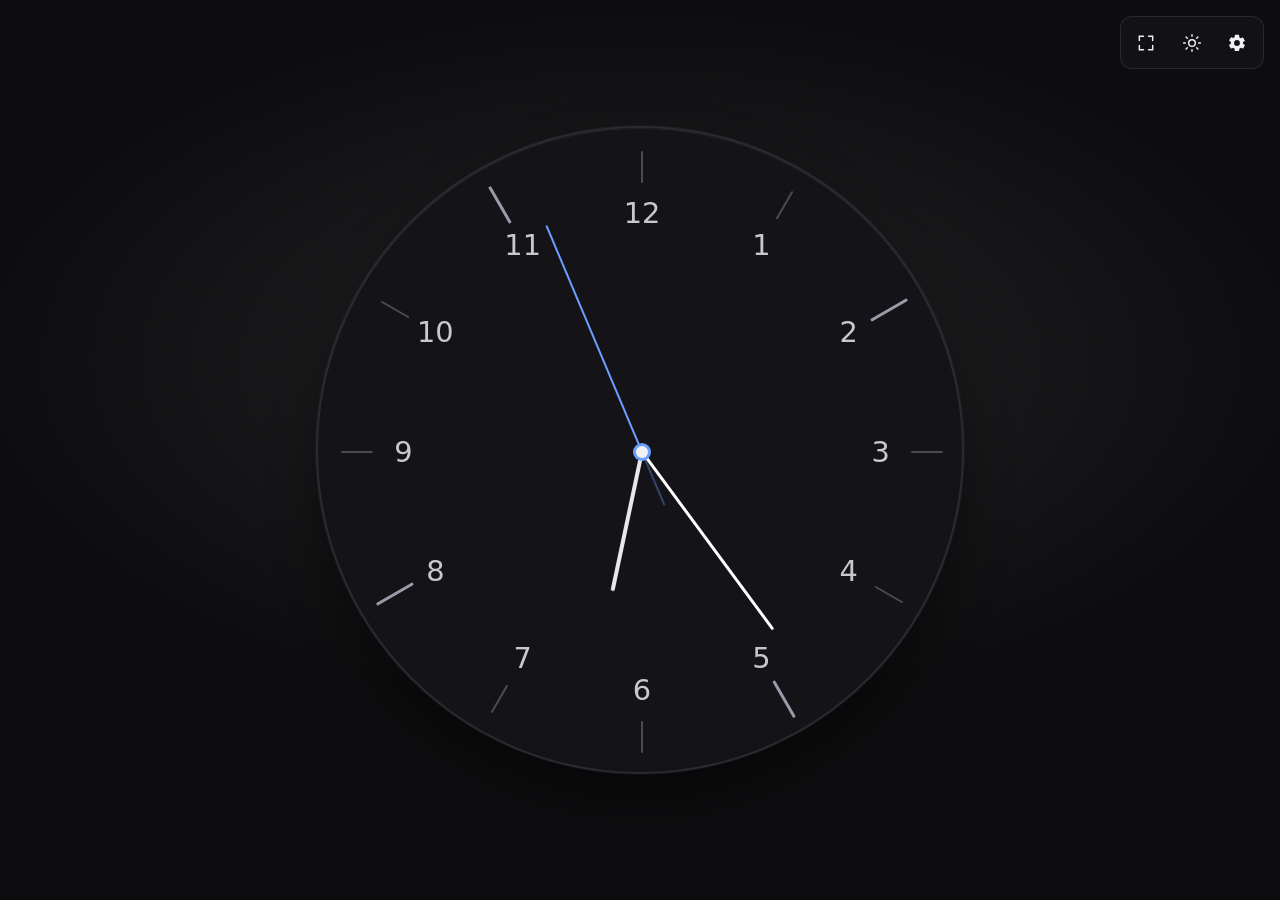
<file: index.html>
<!DOCTYPE html>
<html lang="en" data-color-mode="dark" data-hand-style="bar" data-second-motion="smooth" data-face-shape="circle" data-border-style="solid" data-numeral="arabic">
<head>
  <meta charset="UTF-8">
  <meta name="viewport" content="width=device-width, initial-scale=1.0">
  <meta name="description" content="Fullscreen analog clock">
  <title>Analog Clock</title>
  <link rel="stylesheet" href="style.css">
</head>
<body>
  <header class="toolbar" data-i18n-label="toolbarAria" aria-label="Tools">
    <button type="button" class="toolbar__btn" id="btn-fullscreen" data-i18n-label="fullscreen" data-i18n-title="fullscreenTitle" aria-label="Fullscreen" title="Fullscreen (F)">
      <svg class="icon" viewBox="0 0 24 24" aria-hidden="true"><path d="M4 9V4h5M4 15v5h5M20 9V4h-5M20 15v5h-5" fill="none" stroke="currentColor" stroke-width="1.75" stroke-linecap="round"/></svg>
    </button>
    <button type="button" class="toolbar__btn" id="btn-color-mode" aria-label="Switch to light mode" title="Dark / Light (L)">
      <svg class="icon icon--sun" viewBox="0 0 24 24" aria-hidden="true"><circle cx="12" cy="12" r="4" fill="none" stroke="currentColor" stroke-width="1.75"/><path d="M12 2v2M12 20v2M4.93 4.93l1.41 1.41M17.66 17.66l1.41 1.41M2 12h2M20 12h2M4.93 19.07l1.41-1.41M17.66 6.34l1.41-1.41" stroke="currentColor" stroke-width="1.75" stroke-linecap="round"/></svg>
      <svg class="icon icon--moon" viewBox="0 0 24 24" aria-hidden="true"><path d="M20 14.5A8.5 8.5 0 0 1 9.5 4 7 7 0 1 0 20 14.5z" fill="none" stroke="currentColor" stroke-width="1.75"/></svg>
    </button>
    <button type="button" class="toolbar__btn" id="btn-settings" data-i18n-label="settings" data-i18n-title="settingsTitle" aria-label="Settings" title="Settings (S)" aria-controls="settings-panel" aria-expanded="false">
      <svg class="icon icon--settings" viewBox="0 0 24 24" aria-hidden="true" fill="currentColor">
        <path d="M19.14 12.94c.04-.31.06-.63.06-.94s-.02-.63-.06-.94l2.03-1.58a.5.5 0 00.12-.61l-1.92-3.32a.5.5 0 00-.57-.22l-2.39.96a7.07 7.07 0 00-1.6-.94L14.5 2.5a.5.5 0 00-.5-.5h-4a.5.5 0 00-.5.5L9.09 5.09c-.54.24-1.06.56-1.56.94L5.11 5.08a.5.5 0 00-.57.22L2.62 8.62a.5.5 0 00.12.61l2.03 1.58c-.04.31-.06.63-.06.94s.02.63.06.94L2.62 14.5a.5.5 0 00-.12.61l1.92 3.32c.11.2.36.28.57.22l2.39-.96c.5.38 1.02.7 1.6.94l.41 2.59c.04.27.29.5.56.5h4c.27 0 .52-.22.56-.5l.41-2.59c.58-.24 1.1-.56 1.6-.94l2.39.96c.21.06.46-.02.57-.22l1.92-3.32a.5.5 0 00-.12-.61l-2.03-1.58zM12 15.5A3.5 3.5 0 1115.5 12 3.5 3.5 0 0112 15.5z"/>
      </svg>
    </button>
  </header>

  <div class="app-layout">
  <main class="clock-app">
    <div class="clock" role="img" data-i18n-label="clockAria" aria-label="Analog clock">
      <div class="clock__face">
        <div class="clock__dial">
          <ul class="clock__markers" aria-hidden="true">
            <li></li><li></li><li></li><li></li><li></li><li></li>
            <li></li><li></li><li></li><li></li><li></li><li></li>
          </ul>

          <ol class="clock__numbers" aria-hidden="true">
            <li><span data-n="12">12</span></li>
            <li><span data-n="1">1</span></li>
            <li><span data-n="2">2</span></li>
            <li><span data-n="3">3</span></li>
            <li><span data-n="4">4</span></li>
            <li><span data-n="5">5</span></li>
            <li><span data-n="6">6</span></li>
            <li><span data-n="7">7</span></li>
            <li><span data-n="8">8</span></li>
            <li><span data-n="9">9</span></li>
            <li><span data-n="10">10</span></li>
            <li><span data-n="11">11</span></li>
          </ol>

          <div class="hand hand--hour" aria-hidden="true"></div>
          <div class="hand hand--minute" aria-hidden="true"></div>
          <div class="hand hand--second" aria-hidden="true"></div>
          <div class="clock__hub" aria-hidden="true"></div>
        </div>
      </div>
    </div>
  </main>

  <aside class="settings" id="settings-panel" hidden aria-labelledby="settings-title">
    <form class="settings__form">
      <header class="settings__header">
        <h2 id="settings-title" data-i18n="panelTitle">Settings</h2>
        <button type="button" class="settings__close" data-close data-i18n-label="close" aria-label="Close">×</button>
      </header>

      <div class="settings__body">
        <section class="settings__section">
          <h3 data-i18n="language">Language</h3>
          <select id="set-language" class="settings__select">
            <option value="en">English</option>
            <option value="ko">한국어</option>
            <option value="ja">日本語</option>
            <option value="zh">中文</option>
            <option value="es">Español</option>
            <option value="fr">Français</option>
            <option value="de">Deutsch</option>
            <option value="it">Italiano</option>
            <option value="pt">Português</option>
            <option value="ru">Русский</option>
            <option value="hi">हिन्दी</option>
            <option value="ar">العربية</option>
          </select>
        </section>

        <section class="settings__section">
          <h3 id="theme-label" data-i18n="theme">Theme</h3>
          <div class="theme-select" id="theme-select">
            <button type="button" class="settings__select theme-select__trigger" id="theme-select-trigger"
                    aria-haspopup="listbox" aria-expanded="false" aria-labelledby="theme-label theme-select-name">
              <span class="theme-swatch" id="theme-select-swatch" aria-hidden="true"></span>
              <span class="theme-select__name" id="theme-select-name" data-i18n="themeClassic">Classic</span>
            </button>
            <ul class="theme-select__list" id="theme-select-list" role="listbox" tabindex="-1"
                aria-labelledby="theme-label" hidden></ul>
          </div>
        </section>

        <section class="settings__section">
          <h3 data-i18n="numbers">Numbers</h3>
          <label class="settings__row">
            <span data-i18n="size">Size</span>
            <input type="range" id="set-number-size" min="0.6" max="3" step="0.05" value="1">
            <output id="out-number-size">100%</output>
          </label>
          <button type="button" class="settings__reset-value" id="btn-reset-number-size" data-i18n="resetSize">Reset</button>
          <fieldset class="settings__fieldset">
            <legend class="visually-hidden" data-i18n="numbers">Numbers</legend>
            <label class="settings__chip"><input type="radio" name="numeral" value="arabic" checked> <span data-i18n="arabic">Arabic</span></label>
            <label class="settings__chip"><input type="radio" name="numeral" value="roman"> <span data-i18n="roman">Roman</span></label>
          </fieldset>
        </section>

        <section class="settings__section">
          <h3 data-i18n="clock">Clock</h3>
          <label class="settings__row">
            <span data-i18n="size">Size</span>
            <input type="range" id="set-clock-size" min="0.35" max="1" step="0.05" value="0.75">
            <output id="out-clock-size">75%</output>
          </label>
          <button type="button" class="settings__reset-value" id="btn-reset-clock-size" data-i18n="resetSize">Reset</button>
        </section>

        <section class="settings__section">
          <h3 data-i18n="handStyle">Hand style</h3>
          <select id="set-hand-style" class="settings__select">
            <option value="bar" data-i18n="handBar">Bar</option>
            <option value="arrow" data-i18n="handArrow">Arrow</option>
            <option value="square" data-i18n="handSquare">Square</option>
            <option value="rounded" data-i18n="handRounded">Rounded</option>
          </select>
        </section>

        <section class="settings__section">
          <h3 data-i18n="secondMotion">Second hand</h3>
          <select id="set-second-motion" class="settings__select">
            <option value="smooth" data-i18n="secondSmooth">Smooth</option>
            <option value="tick" data-i18n="secondTick">Tick (per second)</option>
          </select>
          <div class="settings__tick-sound" id="tick-sound-settings" hidden>
            <label class="settings__check">
              <input type="checkbox" id="set-tick-sound">
              <span data-i18n="tickSound">Tick sound</span>
            </label>
            <select id="set-tick-sound-file" class="settings__select" disabled>
              <option value="01" data-i18n="tickSound1">Sound 1</option>
              <option value="02" data-i18n="tickSound2">Sound 2</option>
              <option value="03" data-i18n="tickSound3">Sound 3</option>
              <option value="04" data-i18n="tickSound4">Sound 4</option>
              <option value="05" data-i18n="tickSound5">Sound 5</option>
              <option value="06" data-i18n="tickSound6">Sound 6</option>
            </select>
          </div>
        </section>

        <section class="settings__section">
          <h3 data-i18n="faceShape">Clock shape</h3>
          <select id="set-face-shape" class="settings__select">
            <option value="circle" data-i18n="faceCircle">Circle</option>
            <option value="square" data-i18n="faceSquare">Square</option>
            <option value="rounded" data-i18n="faceRounded">Rounded square</option>
            <option value="rect-portrait" data-i18n="faceRectPortrait">Rectangle (portrait)</option>
            <option value="rect-landscape" data-i18n="faceRectLandscape">Rectangle (landscape)</option>
            <option value="oval-portrait" data-i18n="faceOvalPortrait">Oval (portrait)</option>
            <option value="oval-landscape" data-i18n="faceOvalLandscape">Oval (landscape)</option>
            <option value="stadium" data-i18n="faceStadium">Stadium</option>
            <option value="arch" data-i18n="faceArch">Arch</option>
            <option value="hexagon" data-i18n="faceHexagon">Hexagon</option>
            <option value="octagon" data-i18n="faceOctagon">Octagon</option>
            <option value="diamond" data-i18n="faceDiamond">Diamond</option>
            <option value="trapezoid" data-i18n="faceTrapezoid">Trapezoid</option>
            <option value="shield" data-i18n="faceShield">Shield</option>
          </select>
        </section>

        <section class="settings__section">
          <h3 data-i18n="borderStyle">Border style</h3>
          <select id="set-border-style" class="settings__select">
            <option value="solid" data-i18n="borderSolid">Solid</option>
            <option value="thin" data-i18n="borderThin">Thin</option>
            <option value="double" data-i18n="borderDouble">Double</option>
            <option value="dashed" data-i18n="borderDashed">Dashed</option>
            <option value="dotted" data-i18n="borderDotted">Dotted</option>
            <option value="ring" data-i18n="borderRing">Ring</option>
            <option value="glow" data-i18n="borderGlow">Glow</option>
            <option value="raised" data-i18n="borderRaised">Raised</option>
            <option value="classic" data-i18n="borderClassic">Classic</option>
          </select>
        </section>

        <section class="settings__section settings__section--bg-images">
          <h3 data-i18n="bgImages">Background images</h3>
          <p class="settings__hint" data-i18n="bgImagesHint">Choose a local file, drag &amp; drop, or paste (Ctrl+V).</p>

          <div class="bg-image" data-image-key="bg">
            <div class="bg-image__label" data-i18n="colorBg">Background</div>
            <div class="bg-image__drop" tabindex="0" role="button" data-i18n-label="bgImageDrop" aria-label="Click, drop, or paste">
              <img class="bg-image__preview" alt="" hidden>
              <span class="bg-image__placeholder" data-i18n="bgImageDrop">Click, drop, or paste</span>
              <input type="file" class="bg-image__file" accept="image/*" hidden>
            </div>
            <div class="bg-image__actions">
              <button type="button" class="bg-image__btn" data-action="choose" data-i18n="bgImageChoose">Choose image</button>
              <button type="button" class="bg-image__btn" data-action="paste" data-i18n="bgImagePaste">Paste</button>
              <button type="button" class="bg-image__btn bg-image__btn--clear" data-action="clear" data-i18n="bgImageClear" hidden>Clear</button>
            </div>
          </div>

          <div class="bg-image" data-image-key="faceBg">
            <div class="bg-image__label" data-i18n="colorFaceBg">Clock face</div>
            <div class="bg-image__drop" tabindex="0" role="button" data-i18n-label="bgImageDrop" aria-label="Click, drop, or paste">
              <img class="bg-image__preview" alt="" hidden>
              <span class="bg-image__placeholder" data-i18n="bgImageDrop">Click, drop, or paste</span>
              <input type="file" class="bg-image__file" accept="image/*" hidden>
            </div>
            <div class="bg-image__actions">
              <button type="button" class="bg-image__btn" data-action="choose" data-i18n="bgImageChoose">Choose image</button>
              <button type="button" class="bg-image__btn" data-action="paste" data-i18n="bgImagePaste">Paste</button>
              <button type="button" class="bg-image__btn bg-image__btn--clear" data-action="clear" data-i18n="bgImageClear" hidden>Clear</button>
            </div>
          </div>
        </section>

        <section class="settings__section settings__section--colors">
          <h3 data-i18n="colors">Colors</h3>
          <div class="settings__colors" id="color-inputs"></div>
          <button type="button" class="settings__reset-colors" id="btn-reset-colors" data-i18n="resetColors">Reset colors</button>
        </section>

        <section class="settings__section settings__section--share">
          <h3 data-i18n="share">Share</h3>
          <div class="settings__share">
            <button type="button" class="settings__share-btn" id="btn-copy-url" data-i18n="copyUrl">Copy settings URL</button>
            <input type="text" class="settings__share-url" id="share-url" readonly hidden
                   data-i18n-label="copyUrl" aria-label="Copy settings URL">
          </div>
        </section>
      </div>
    </form>
  </aside>
  </div>

  <script src="script.js"></script>
</body>
</html>
</file>
<file: style.css>
/* ==========================================================================
   Design tokens (SettingsManager가 --color-* 변수를 덮어씁니다)
   ========================================================================== */

:root {
  --color-bg: #0d0d0f;
  --color-face-bg: #141418;
  --color-face-border: rgba(255, 255, 255, 0.1);
  --color-number: rgba(255, 255, 255, 0.78);
  --color-marker: rgba(255, 255, 255, 0.22);
  --color-marker-major: rgba(255, 255, 255, 0.5);
  --color-hand-hour: #e8e8ec;
  --color-hand-minute: #ffffff;
  --color-hand-second: #6b9fff;
  --color-hub: #f0f0f2;
  --color-hub-ring: rgba(107, 159, 255, 0.45);

  --bg-accent: radial-gradient(ellipse 80% 60% at 50% 40%,
    color-mix(in srgb, var(--color-bg) 90%, #ffffff) 0%,
    var(--color-bg) 65%);
  --face-shadow:
    0 0 0 1px rgba(255, 255, 255, 0.04),
    0 24px 48px rgba(0, 0, 0, 0.4),
    inset 0 1px 0 rgba(255, 255, 255, 0.05);

  --hand-hour-w: 4px;
  --hand-minute-w: 3px;
  --hand-second-w: 2px;
  --number-scale: 1;
  --clock-scale: 1;

  --ui-bg: rgba(20, 20, 24, 0.82);
  --ui-border: rgba(255, 255, 255, 0.1);
  --ui-text: #f0f0f2;
  --ui-muted: rgba(255, 255, 255, 0.55);
  --ui-select-bg: #2c2c36;
  --ui-select-text: #f0f0f2;
  --settings-width: 288px;
}

[data-color-mode="light"] {
  --bg-accent: radial-gradient(ellipse 80% 60% at 50% 40%,
    color-mix(in srgb, var(--color-bg) 94%, #000000) 0%,
    var(--color-bg) 65%);
  --face-shadow:
    0 0 0 1px rgba(0, 0, 0, 0.06),
    0 20px 40px rgba(0, 0, 0, 0.08),
    inset 0 1px 0 rgba(255, 255, 255, 0.9);

  --ui-bg: rgba(255, 255, 255, 0.92);
  --ui-border: rgba(0, 0, 0, 0.1);
  --ui-text: #1a1a1e;
  --ui-muted: rgba(0, 0, 0, 0.5);
  --ui-select-bg: #ececf2;
  --ui-select-text: #1a1a1e;
}

/* ==========================================================================
   Base layout
   ========================================================================== */

*,
*::before,
*::after {
  box-sizing: border-box;
  margin: 0;
  padding: 0;
}

html,
body {
  height: 100%;
  overflow: hidden;
}

body {
  font-family: system-ui, -apple-system, "Segoe UI", Roboto, sans-serif;
  background: var(--color-bg);
  color: var(--ui-text);
  -webkit-font-smoothing: antialiased;
}

body::before {
  content: "";
  position: fixed;
  inset: 0;
  background: var(--bg-accent);
  pointer-events: none;
  z-index: 0;
}

.visually-hidden {
  position: absolute;
  width: 1px;
  height: 1px;
  padding: 0;
  margin: -1px;
  overflow: hidden;
  clip: rect(0, 0, 0, 0);
  white-space: nowrap;
  border: 0;
}

/* Toolbar */
.toolbar {
  position: fixed;
  top: 1rem;
  right: 1rem;
  z-index: 100;
  display: flex;
  gap: 0.35rem;
  padding: 0.35rem;
  border-radius: 12px;
  background: var(--ui-bg);
  border: 1px solid var(--ui-border);
  backdrop-filter: blur(12px);
}

.toolbar__btn {
  display: grid;
  place-items: center;
  width: 2.5rem;
  height: 2.5rem;
  border: none;
  border-radius: 8px;
  background: transparent;
  color: var(--ui-text);
  cursor: pointer;
  transition: background 0.15s;
}

.toolbar__btn:hover {
  background: rgba(127, 127, 140, 0.2);
}

.toolbar__btn .icon {
  width: 1.25rem;
  height: 1.25rem;
}

/* Settings (gear) icon tweaks */
.icon--settings {
  width: 1.3rem;
  height: 1.3rem;
  transition: transform 0.12s ease, color 0.12s ease;
  transform-origin: center;
  color: var(--ui-text);
}

.toolbar__btn:hover .icon--settings {
  transform: rotate(12deg) scale(1.06);
}

.toolbar__btn:focus-visible {
  outline: none;
  box-shadow: 0 0 0 4px rgba(107, 159, 255, 0.12);
  border-radius: 8px;
}

[data-color-mode="dark"] .icon--sun { display: block; }
[data-color-mode="dark"] .icon--moon { display: none; }
[data-color-mode="light"] .icon--sun { display: none; }
[data-color-mode="light"] .icon--moon { display: block; }

:fullscreen .toolbar {
  z-index: 10000;
}

/* 시계(왼쪽) + 설정(오른쪽) */
.app-layout {
  display: flex;
  flex-direction: row;
  width: 100%;
  height: 100dvh;
  z-index: 1;
  position: relative;
}

.clock-app {
  flex: 1;
  min-width: 0;
  display: flex;
  align-items: center;
  justify-content: center;
  height: 100dvh;
  padding: 1rem;
}

body.settings-open .toolbar {
  right: calc(var(--settings-width) + 1rem);
  transition: right 0.3s ease;
}

/* Clock container & face shapes
   --dial: fixed inner dial (numbers/hands). Outer frame (--fx/--fy) grows
   around it so clip-path shapes never cut the dial. */
.clock {
  --size-base: min(96vmin, calc(100vw - 1.25rem), calc(100dvh - 1.25rem));
  --avail-w: calc(100vw - 1.25rem);
  --avail-h: calc(100dvh - 1.25rem);
  --fx: 1;
  --fy: 1;
  --dial-wish: calc(var(--size-base) * var(--clock-scale, 1));
  --clock-w: min(calc(var(--dial-wish) * var(--fx)), var(--avail-w));
  --clock-h: min(calc(var(--dial-wish) * var(--fy)), var(--avail-h));
  --dial: min(calc(var(--clock-w) / var(--fx)), calc(var(--clock-h) / var(--fy)));
  --diameter: var(--dial);
  width: var(--clock-w);
  height: var(--clock-h);
  position: relative;
  transition: width 0.35s ease, height 0.35s ease;
}

body.settings-open .clock {
  --size-base: min(92vmin, calc(100vw - var(--settings-width) - 3rem), calc(100dvh - 1.5rem));
  --avail-w: calc(100vw - var(--settings-width) - 3rem);
}

/* Square-ish frames: dial fills the face */
[data-face-shape="circle"] .clock,
[data-face-shape="square"] .clock,
[data-face-shape="rounded"] .clock,
[data-face-shape="octagon"] .clock {
  --fx: 1;
  --fy: 1;
}

/* Frames that cut into the circle need a larger outer box */
[data-face-shape="hexagon"] .clock {
  --fx: 1.18;
  --fy: 1.18;
}

[data-face-shape="diamond"] .clock {
  --fx: 1.45;
  --fy: 1.45;
}

[data-face-shape="trapezoid"] .clock {
  --fx: 1.24;
  --fy: 1.14;
}

[data-face-shape="shield"] .clock {
  --fx: 1.16;
  --fy: 1.32;
}

[data-face-shape="rect-portrait"] .clock,
[data-face-shape="oval-portrait"] .clock,
[data-face-shape="arch"] .clock {
  --fx: 1;
  --fy: 1.55;
}

[data-face-shape="rect-landscape"] .clock,
[data-face-shape="oval-landscape"] .clock,
[data-face-shape="stadium"] .clock {
  --fx: 1.55;
  --fy: 1;
}

.clock__face {
  position: relative;
  width: 100%;
  height: 100%;
  display: grid;
  place-items: center;
  background: var(--color-face-bg);
  border: none;
  box-shadow: var(--face-shadow);
  overflow: hidden;
  transition: border-radius 0.35s ease, clip-path 0.35s ease, box-shadow 0.3s ease;
}

/* Inner dial: always the same circular layout, regardless of outer shape */
.clock__dial {
  position: relative;
  width: var(--dial);
  height: var(--dial);
  flex-shrink: 0;
}

/* 테두리 스타일 */
[data-border-style="solid"] .clock__face {
  border: 2px solid var(--color-face-border);
}

[data-border-style="thin"] .clock__face {
  border: 1px solid var(--color-face-border);
}

[data-border-style="double"] .clock__face {
  border: 4px double var(--color-face-border);
}

[data-border-style="dashed"] .clock__face {
  border: 2px dashed var(--color-face-border);
}

[data-border-style="dotted"] .clock__face {
  border: 2px dotted var(--color-face-border);
}

[data-border-style="ring"] .clock__face {
  box-shadow:
    0 0 0 3px var(--color-face-border),
    0 0 0 6px var(--color-face-bg),
    0 0 0 8px var(--color-face-border),
    var(--face-shadow);
}

[data-border-style="glow"] .clock__face {
  border: 1px solid var(--color-face-border);
  box-shadow:
    0 0 12px var(--color-face-border),
    0 0 28px color-mix(in srgb, var(--color-face-border) 45%, transparent),
    var(--face-shadow);
}

[data-border-style="raised"] .clock__face {
  border: 2px solid var(--color-face-border);
  box-shadow:
    inset 0 2px 6px rgba(0, 0, 0, 0.35),
    inset 0 -1px 0 rgba(255, 255, 255, 0.08),
    0 6px 16px rgba(0, 0, 0, 0.25),
    var(--face-shadow);
}

[data-color-mode="light"][data-border-style="raised"] .clock__face {
  box-shadow:
    inset 0 2px 6px rgba(0, 0, 0, 0.12),
    inset 0 -1px 0 rgba(255, 255, 255, 0.9),
    0 6px 16px rgba(0, 0, 0, 0.1),
    var(--face-shadow);
}

[data-border-style="classic"] .clock__face {
  border: 3px solid var(--color-face-border);
  box-shadow:
    inset 0 0 0 2px var(--color-face-bg),
    inset 0 0 0 5px var(--color-face-border),
    var(--face-shadow);
}

[data-face-shape="circle"] .clock__face {
  border-radius: 50%;
  clip-path: none;
}

[data-face-shape="square"] .clock__face {
  border-radius: 6px;
  clip-path: none;
}

[data-face-shape="rounded"] .clock__face {
  border-radius: 28%;
  clip-path: none;
}

[data-face-shape="rect-portrait"] .clock__face,
[data-face-shape="rect-landscape"] .clock__face {
  border-radius: 12px;
  clip-path: none;
}

[data-face-shape="oval-portrait"] .clock__face,
[data-face-shape="oval-landscape"] .clock__face {
  border-radius: 50%;
  clip-path: none;
}

[data-face-shape="stadium"] .clock__face {
  border-radius: 999px;
  clip-path: none;
}

[data-face-shape="arch"] .clock__face {
  border-radius: 50% 50% 14px 14px / 42% 42% 14px 14px;
  clip-path: none;
}

[data-face-shape="trapezoid"] .clock__face {
  border-radius: 0;
  clip-path: polygon(14% 0%, 86% 0%, 100% 100%, 0% 100%);
}

[data-face-shape="hexagon"] .clock__face {
  border-radius: 0;
  clip-path: polygon(50% 0%, 93% 25%, 93% 75%, 50% 100%, 7% 75%, 7% 25%);
}

[data-face-shape="octagon"] .clock__face {
  border-radius: 0;
  clip-path: polygon(30% 0%, 70% 0%, 100% 30%, 100% 70%, 70% 100%, 30% 100%, 0% 70%, 0% 30%);
}

[data-face-shape="diamond"] .clock__face {
  border-radius: 0;
  clip-path: polygon(50% 0%, 100% 50%, 50% 100%, 0% 50%);
}

[data-face-shape="shield"] .clock__face {
  border-radius: 0;
  clip-path: polygon(50% 0%, 100% 12%, 100% 58%, 50% 100%, 0% 58%, 0% 12%);
}

/* Markers */
.clock__markers {
  list-style: none;
  position: absolute;
  inset: 0;
  z-index: 1;
}

.clock__markers li {
  position: absolute;
  inset: 0;
  transform-origin: 50% 50%;
  pointer-events: none;
}

.clock__markers li::before {
  content: "";
  position: absolute;
  left: calc(50% - 1px);
  top: 3.5%;
  width: 2px;
  height: 5%;
  background: var(--color-marker);
  border-radius: 1px;
}

.clock__markers li:nth-child(3n)::before {
  top: 2.8%;
  width: 3px;
  left: calc(50% - 1.5px);
  height: 6.5%;
  background: var(--color-marker-major);
}

.clock__markers li:nth-child(1)  { transform: rotate(0deg); }
.clock__markers li:nth-child(2)  { transform: rotate(30deg); }
.clock__markers li:nth-child(3)  { transform: rotate(60deg); }
.clock__markers li:nth-child(4)  { transform: rotate(90deg); }
.clock__markers li:nth-child(5)  { transform: rotate(120deg); }
.clock__markers li:nth-child(6)  { transform: rotate(150deg); }
.clock__markers li:nth-child(7)  { transform: rotate(180deg); }
.clock__markers li:nth-child(8)  { transform: rotate(210deg); }
.clock__markers li:nth-child(9)  { transform: rotate(240deg); }
.clock__markers li:nth-child(10) { transform: rotate(270deg); }
.clock__markers li:nth-child(11) { transform: rotate(300deg); }
.clock__markers li:nth-child(12) { transform: rotate(330deg); }

/* Numbers */
.clock__numbers {
  list-style: none;
  position: absolute;
  inset: 0;
  z-index: 2;
}

.clock__numbers li {
  position: absolute;
  inset: 0;
  transform-origin: 50% 50%;
}

.clock__numbers li span {
  position: absolute;
  left: 50%;
  top: 11%;
  transform: translateX(-50%);
  font-size: calc(clamp(0.75rem, 3.2vmin, 2.2rem) * var(--number-scale));
  font-weight: 500;
  font-variant-numeric: tabular-nums;
  color: var(--color-number);
  line-height: 1;
  user-select: none;
}

[data-numeral="roman"] .clock__numbers li span {
  font-size: calc(clamp(0.65rem, 2.6vmin, 1.85rem) * var(--number-scale));
  letter-spacing: -0.02em;
}

.clock__numbers li:nth-child(1)  { transform: rotate(0deg); }
.clock__numbers li:nth-child(2)  { transform: rotate(30deg); }
.clock__numbers li:nth-child(3)  { transform: rotate(60deg); }
.clock__numbers li:nth-child(4)  { transform: rotate(90deg); }
.clock__numbers li:nth-child(5)  { transform: rotate(120deg); }
.clock__numbers li:nth-child(6)  { transform: rotate(150deg); }
.clock__numbers li:nth-child(7)  { transform: rotate(180deg); }
.clock__numbers li:nth-child(8)  { transform: rotate(210deg); }
.clock__numbers li:nth-child(9)  { transform: rotate(240deg); }
.clock__numbers li:nth-child(10) { transform: rotate(270deg); }
.clock__numbers li:nth-child(11) { transform: rotate(300deg); }
.clock__numbers li:nth-child(12) { transform: rotate(330deg); }

.clock__numbers li:nth-child(1)  span { transform: translateX(-50%) rotate(0deg); }
.clock__numbers li:nth-child(2)  span { transform: translateX(-50%) rotate(-30deg); }
.clock__numbers li:nth-child(3)  span { transform: translateX(-50%) rotate(-60deg); }
.clock__numbers li:nth-child(4)  span { transform: translateX(-50%) rotate(-90deg); }
.clock__numbers li:nth-child(5)  span { transform: translateX(-50%) rotate(-120deg); }
.clock__numbers li:nth-child(6)  span { transform: translateX(-50%) rotate(-150deg); }
.clock__numbers li:nth-child(7)  span { transform: translateX(-50%) rotate(-180deg); }
.clock__numbers li:nth-child(8)  span { transform: translateX(-50%) rotate(-210deg); }
.clock__numbers li:nth-child(9)  span { transform: translateX(-50%) rotate(-240deg); }
.clock__numbers li:nth-child(10) span { transform: translateX(-50%) rotate(-270deg); }
.clock__numbers li:nth-child(11) span { transform: translateX(-50%) rotate(-300deg); }
.clock__numbers li:nth-child(12) span { transform: translateX(-50%) rotate(-330deg); }

/* Hands base */
.hand {
  position: absolute;
  left: 50%;
  top: 50%;
  transform-origin: 50% 100%;
  will-change: transform;
  pointer-events: none;
  background: var(--hand-color, #fff);
}

.hand--hour {
  --hand-color: var(--color-hand-hour);
  width: var(--hand-hour-w);
  height: calc(var(--diameter) * 0.22);
  margin-left: calc(var(--hand-hour-w) / -2);
  margin-top: calc(var(--diameter) * -0.22);
  z-index: 3;
}

.hand--minute {
  --hand-color: var(--color-hand-minute);
  width: var(--hand-minute-w);
  height: calc(var(--diameter) * 0.34);
  margin-left: calc(var(--hand-minute-w) / -2);
  margin-top: calc(var(--diameter) * -0.34);
  z-index: 4;
}

.hand--second {
  width: 0;
  height: 0;
  margin: 0;
  transform-origin: 50% 50%;
  z-index: 5;
}

.hand--second::before,
.hand--second::after {
  content: "";
  position: absolute;
  left: 50%;
  width: var(--hand-second-w);
  margin-left: calc(var(--hand-second-w) / -2);
  background: var(--color-hand-second);
  border-radius: 999px;
}

.hand--second::before {
  bottom: 0;
  height: calc(var(--diameter) * 0.38);
  transform-origin: 50% 100%;
}

.hand--second::after {
  top: 0;
  height: calc(var(--diameter) * 0.09);
  opacity: 0.35;
  transform-origin: 50% 0%;
}

/* Hand styles */
[data-hand-style="bar"] .hand--hour {
  border-radius: 3px 3px 1px 1px;
}

[data-hand-style="bar"] .hand--minute {
  border-radius: 999px;
}

[data-hand-style="rounded"] .hand--hour,
[data-hand-style="rounded"] .hand--minute {
  border-radius: 999px;
}

[data-hand-style="square"] .hand--hour,
[data-hand-style="square"] .hand--minute {
  border-radius: 0;
}

[data-hand-style="square"] .hand--second::before,
[data-hand-style="square"] .hand--second::after {
  border-radius: 0;
}

[data-hand-style="arrow"] .hand--hour,
[data-hand-style="arrow"] .hand--minute {
  border-radius: 0;
  clip-path: polygon(50% 0%, 88% 100%, 12% 100%);
  width: calc(var(--hand-hour-w) * 2.2);
  margin-left: calc(var(--hand-hour-w) * -1.1);
}

[data-hand-style="arrow"] .hand--minute {
  width: calc(var(--hand-minute-w) * 2);
  margin-left: calc(var(--hand-minute-w) * -1);
  clip-path: polygon(50% 0%, 82% 100%, 18% 100%);
}

[data-hand-style="arrow"] .hand--second::before {
  clip-path: polygon(50% 0%, 100% 100%, 0% 100%);
  width: calc(var(--hand-second-w) * 2.5);
  margin-left: calc(var(--hand-second-w) * -1.25);
  border-radius: 0;
}

[data-hand-style="arrow"] .hand--second::after {
  border-radius: 50%;
  width: calc(var(--hand-second-w) * 3);
  height: calc(var(--hand-second-w) * 3);
  margin-left: calc(var(--hand-second-w) * -1.5);
  opacity: 0.5;
}

.clock__hub {
  position: absolute;
  left: 50%;
  top: 50%;
  width: 12px;
  height: 12px;
  margin: -6px 0 0 -6px;
  border-radius: 50%;
  background: var(--color-hub);
  box-shadow: 0 0 0 3px var(--color-hub-ring);
  z-index: 6;
}

[data-hand-style="square"] .clock__hub {
  border-radius: 2px;
}

/* ==========================================================================
   Settings — flex 오른쪽 사이드 패널
   ========================================================================== */

.settings {
  flex: 0 0 0;
  width: 0;
  height: 100dvh;
  overflow: hidden;
  padding: 0;
  margin: 0;
  border: none;
  border-left: 0 solid var(--ui-border);
  background: var(--ui-bg);
  color: var(--ui-text);
  box-shadow: none;
  transition: flex-basis 0.3s ease, width 0.3s ease, border-width 0.3s ease, box-shadow 0.3s ease;
}

body.settings-open .settings:not([hidden]) {
  display: flex;
  flex-direction: column;
  flex: 0 0 var(--settings-width);
  width: var(--settings-width);
  border-left-width: 1px;
  box-shadow: -6px 0 24px rgba(0, 0, 0, 0.18);
}

.settings[hidden] {
  display: none;
}

.settings__form {
  display: flex;
  flex-direction: column;
  height: 100dvh;
  max-height: 100dvh;
  overflow: hidden;
}

.settings__header {
  flex-shrink: 0;
  display: flex;
  align-items: center;
  justify-content: space-between;
  padding: 0.7rem 0.85rem 0.6rem;
  border-bottom: 1px solid var(--ui-border);
}

.settings__header h2 {
  font-size: 0.95rem;
  font-weight: 600;
}

.settings__close {
  width: 1.85rem;
  height: 1.85rem;
  border: none;
  border-radius: 6px;
  background: transparent;
  color: var(--ui-text);
  font-size: 1.25rem;
  line-height: 1;
  cursor: pointer;
}

.settings__close:hover {
  background: rgba(127, 127, 140, 0.2);
}

.settings__body {
  flex: 1;
  min-height: 0;
  padding: 0.55rem 0.85rem 0.7rem;
  overflow-x: hidden;
  overflow-y: auto;
  overscroll-behavior: contain;
  display: flex;
  flex-direction: column;
  gap: 0.5rem;
  -webkit-overflow-scrolling: touch;
}

.settings__section {
  flex-shrink: 0;
}

.settings__section h3 {
  font-size: 0.65rem;
  font-weight: 600;
  text-transform: uppercase;
  letter-spacing: 0.05em;
  color: var(--ui-muted);
  margin-bottom: 0.35rem;
}

.settings__section--colors {
  display: flex;
  flex-direction: column;
}

.settings__row {
  display: grid;
  grid-template-columns: 3.2rem 1fr 2.4rem;
  align-items: center;
  gap: 0.35rem;
  font-size: 0.78rem;
  margin-bottom: 0.4rem;
}

.settings__row input[type="range"] {
  width: 100%;
  height: 1.25rem;
  accent-color: var(--color-hand-second);
}

.settings__row output {
  font-size: 0.7rem;
  color: var(--ui-muted);
  text-align: right;
}

.settings__fieldset {
  border: none;
  display: flex;
  gap: 0.3rem;
}

.settings__chip {
  display: inline-flex;
  align-items: center;
  gap: 0.25rem;
  padding: 0.3rem 0.55rem;
  border-radius: 999px;
  border: 1px solid var(--ui-border);
  font-size: 0.74rem;
  cursor: pointer;
  transition: background 0.15s, border-color 0.15s;
}

.settings__chip:has(:checked) {
  background: rgba(107, 159, 255, 0.2);
  border-color: var(--color-hand-second);
}

.settings__chip input {
  accent-color: var(--color-hand-second);
  width: 0.75rem;
  height: 0.75rem;
}

.settings__select {
  width: 100%;
  padding: 0.4rem 0.5rem;
  border-radius: 6px;
  border: 1px solid var(--ui-border);
  background-color: var(--ui-select-bg);
  color: var(--ui-select-text);
  font: inherit;
  font-size: 0.78rem;
  cursor: pointer;
  -webkit-appearance: none;
  appearance: none;
  background-image: url("data:image/svg+xml,%3Csvg xmlns='http://www.w3.org/2000/svg' width='12' height='12' viewBox='0 0 12 12'%3E%3Cpath fill='%23a0a0a8' d='M3 4.5L6 8l3-3.5'/%3E%3C/svg%3E");
  background-repeat: no-repeat;
  background-position: right 0.45rem center;
  padding-right: 1.5rem;
}

.settings__select:hover,
.settings__select:focus {
  border-color: var(--color-hand-second);
  outline: none;
}

.settings__select option {
  background-color: var(--ui-select-bg);
  color: var(--ui-select-text);
}

[data-color-mode="light"] .settings__select {
  background-image: url("data:image/svg+xml,%3Csvg xmlns='http://www.w3.org/2000/svg' width='12' height='12' viewBox='0 0 12 12'%3E%3Cpath fill='%236e6e73' d='M3 4.5L6 8l3-3.5'/%3E%3C/svg%3E");
}

/* Theme picker (custom dropdown with color swatches) */
.theme-select {
  position: relative;
}

.theme-select__trigger {
  display: flex;
  align-items: center;
  gap: 0.5rem;
  text-align: left;
}

.theme-swatch {
  flex-shrink: 0;
  width: 1rem;
  height: 1rem;
  border-radius: 50%;
  border: 1px solid var(--ui-border);
  box-shadow: inset 0 0 0 1px rgba(255, 255, 255, 0.15);
}

.theme-select__name {
  overflow: hidden;
  text-overflow: ellipsis;
  white-space: nowrap;
}

.theme-select__list {
  position: absolute;
  top: calc(100% + 0.25rem);
  left: 0;
  right: 0;
  z-index: 20;
  margin: 0;
  padding: 0.25rem;
  list-style: none;
  max-height: 15rem;
  overflow-y: auto;
  background: var(--ui-select-bg);
  border: 1px solid var(--ui-border);
  border-radius: 8px;
  box-shadow: 0 8px 24px rgba(0, 0, 0, 0.28);
}

.theme-select__list[hidden] {
  display: none;
}

.theme-select__option {
  display: flex;
  align-items: center;
  gap: 0.5rem;
  padding: 0.4rem 0.5rem;
  border-radius: 6px;
  font-size: 0.78rem;
  color: var(--ui-select-text);
  cursor: pointer;
}

.theme-select__option:hover,
.theme-select__option:focus-visible {
  background: rgba(127, 127, 140, 0.22);
  outline: none;
}

.theme-select__option[aria-selected="true"] {
  background: rgba(107, 159, 255, 0.22);
}

/* Share settings URL */
.settings__section--share {
  flex-shrink: 0;
}

.settings__share {
  display: flex;
  flex-direction: column;
  gap: 0.35rem;
}

.settings__share-btn {
  width: 100%;
  padding: 0.45rem;
  border: 1px solid var(--ui-border);
  border-radius: 6px;
  background: rgba(107, 159, 255, 0.16);
  color: var(--ui-text);
  font: inherit;
  font-size: 0.76rem;
  cursor: pointer;
  transition: background 0.15s, border-color 0.15s;
}

.settings__share-btn:hover {
  background: rgba(107, 159, 255, 0.28);
  border-color: var(--color-hand-second);
}

.settings__share-btn.is-copied {
  background: rgba(67, 196, 125, 0.24);
  border-color: rgba(67, 196, 125, 0.6);
}

.settings__share-url {
  width: 100%;
  padding: 0.4rem 0.5rem;
  border: 1px solid var(--ui-border);
  border-radius: 6px;
  background-color: var(--ui-select-bg);
  color: var(--ui-select-text);
  font: inherit;
  font-size: 0.72rem;
}

.settings__share-url:focus {
  outline: none;
  border-color: var(--color-hand-second);
}

.settings__colors {
  display: grid;
  grid-template-columns: 1fr 1fr;
  gap: 0.28rem 0.45rem;
  align-content: start;
}

.settings__color-row {
  display: grid;
  grid-template-columns: 1.35rem 1fr;
  align-items: center;
  gap: 0.35rem;
  font-size: 0.68rem;
  line-height: 1.2;
}

.settings__color-row span {
  overflow: hidden;
  text-overflow: ellipsis;
  white-space: nowrap;
}

.settings__color-row input[type="color"] {
  width: 1.35rem;
  height: 1.35rem;
  padding: 0;
  border: 1px solid var(--ui-border);
  border-radius: 4px;
  cursor: pointer;
  background: transparent;
}

html[data-bg-image="true"] body {
  background-color: var(--color-bg);
  background-image: var(--bg-image);
  background-size: cover;
  background-position: center;
  background-repeat: no-repeat;
}

html[data-bg-image="true"] body::before {
  opacity: 0.2;
}

html[data-face-bg-image="true"] .clock__face {
  background-color: var(--color-face-bg);
  background-image: var(--face-bg-image);
  background-size: cover;
  background-position: center;
  background-repeat: no-repeat;
}

.settings__check {
  display: flex;
  align-items: center;
  gap: 0.4rem;
  margin: 0.45rem 0 0.35rem;
  font-size: 0.78rem;
  cursor: pointer;
  user-select: none;
}

.settings__check input {
  accent-color: var(--color-hand-second);
}

.settings__tick-sound .settings__select {
  margin-top: 0.15rem;
}

.settings__tick-sound[hidden] {
  display: none;
}

.bg-image {
  margin-bottom: 0.65rem;
}

.bg-image__label {
  font-size: 0.74rem;
  margin-bottom: 0.3rem;
  color: var(--ui-text);
}

.bg-image__drop {
  position: relative;
  display: grid;
  place-items: center;
  min-height: 4.5rem;
  border: 1px dashed var(--ui-border);
  border-radius: 8px;
  background: var(--ui-select-bg);
  cursor: pointer;
  overflow: hidden;
  outline: none;
  transition: border-color 0.15s, box-shadow 0.15s;
}

.bg-image__drop:hover,
.bg-image__drop:focus-visible,
.bg-image.is-active .bg-image__drop,
.bg-image__drop.is-dragover {
  border-color: color-mix(in srgb, var(--color-hand-second) 70%, var(--ui-border));
  box-shadow: 0 0 0 1px color-mix(in srgb, var(--color-hand-second) 35%, transparent);
}

.bg-image__preview {
  width: 100%;
  height: 4.5rem;
  object-fit: cover;
  display: block;
}

.bg-image__preview[hidden],
.bg-image__preview:not([src]) {
  display: none;
}

.bg-image__placeholder {
  padding: 0.6rem;
  font-size: 0.7rem;
  color: var(--ui-muted);
  text-align: center;
}

.bg-image.has-image .bg-image__placeholder {
  display: none;
}

.bg-image__actions {
  display: flex;
  flex-wrap: wrap;
  gap: 0.3rem;
  margin-top: 0.35rem;
}

.bg-image__btn {
  flex: 1 1 auto;
  min-width: 0;
  padding: 0.28rem 0.4rem;
  border: 1px solid var(--ui-border);
  border-radius: 6px;
  background: transparent;
  color: var(--ui-muted);
  font: inherit;
  font-size: 0.68rem;
  cursor: pointer;
}

.bg-image__btn:hover {
  color: var(--ui-text);
  border-color: color-mix(in srgb, var(--ui-text) 30%, var(--ui-border));
}

.bg-image__btn--clear[hidden] {
  display: none;
}

.settings__reset-colors,
.settings__reset-value {
  flex-shrink: 0;
  margin-top: 0.35rem;
  width: 100%;
  padding: 0.35rem;
  border: 1px dashed var(--ui-border);
  border-radius: 6px;
  background: transparent;
  color: var(--ui-muted);
  font: inherit;
  font-size: 0.72rem;
  cursor: pointer;
}

.settings__reset-value {
  margin-top: 0;
  margin-bottom: 0.45rem;
  padding: 0.28rem;
}

.settings__reset-colors:hover,
.settings__reset-value:hover {
  color: var(--ui-text);
  border-style: solid;
}

@media (max-height: 520px) {
  :root {
    --settings-width: 260px;
  }

  .settings__body {
    gap: 0.35rem;
    padding: 0.4rem 0.7rem;
  }

  .settings__color-row {
    font-size: 0.62rem;
  }
}

@media (prefers-reduced-motion: reduce) {
  .hand {
    will-change: auto;
  }

  .clock,
  .clock__face {
    transition: none;
  }
}
</file>
